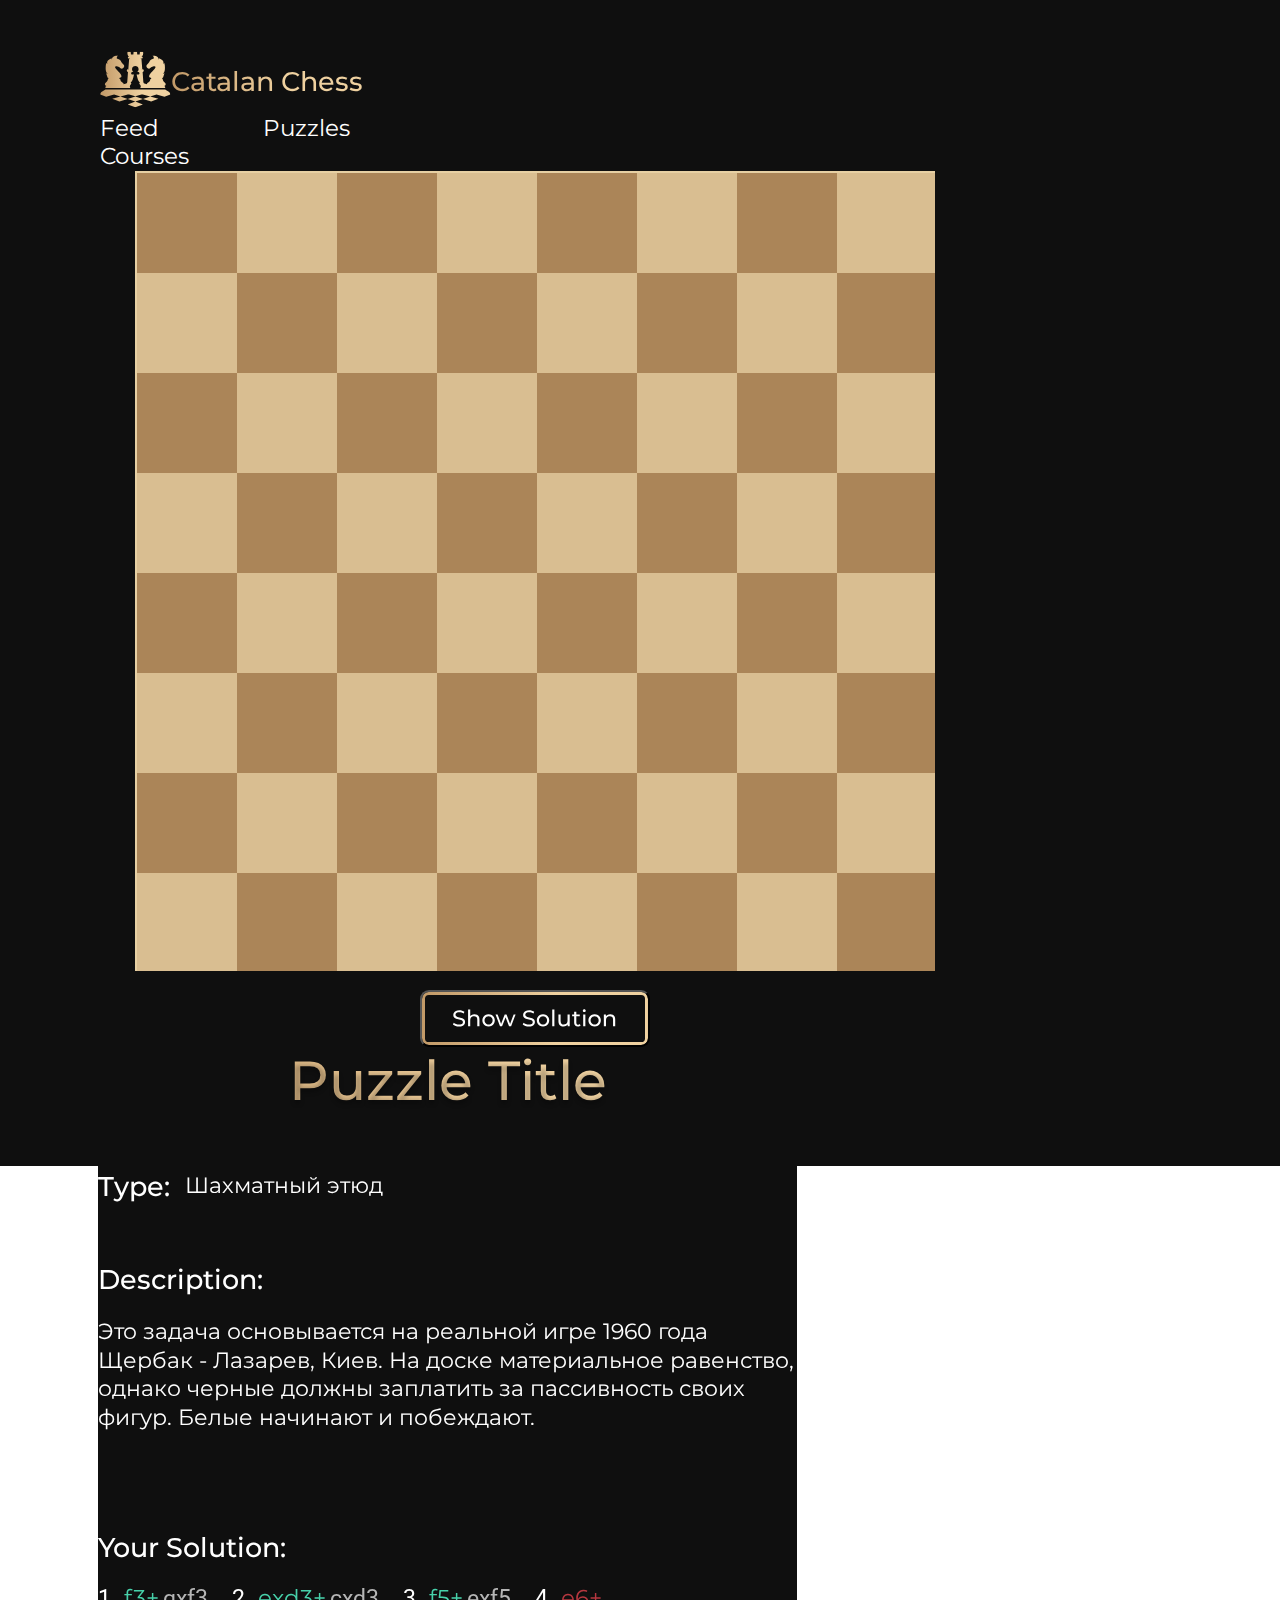
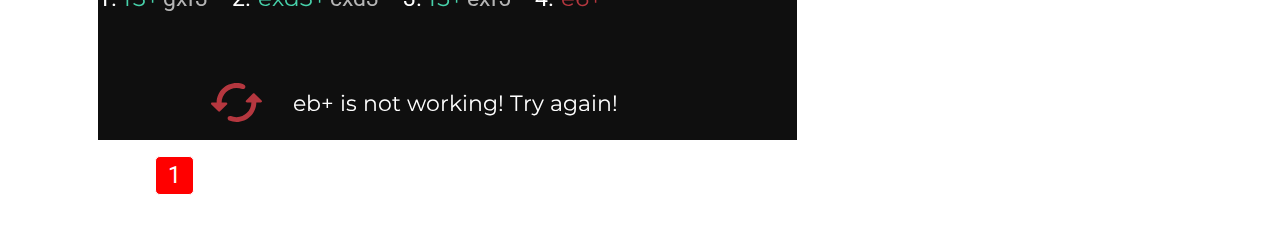
<file: CatalansChess16092022/index.html>
<!doctype html>
<html lang="en">
<head>
    <meta charset="UTF-8">
    <meta name="viewport"
          content="width=device-width, user-scalable=no, initial-scale=1.0, maximum-scale=1.0, minimum-scale=1.0">
    <meta http-equiv="X-UA-Compatible" content="ie=edge">
    <link rel="preconnect" href="https://fonts.googleapis.com">
    <link rel="preconnect" href="https://fonts.gstatic.com" crossorigin>
    <link href="https://fonts.googleapis.com/css2?family=Montserrat:wght@100;200;300;400;500;600;700;800;900&display=swap" rel="stylesheet">
    <link href="https://fonts.googleapis.com/css2?family=Roboto:wght@100;300;400;500;700;900&display=swap" rel="stylesheet">
    <link rel="stylesheet" href="css/style.css">
    <title>Catalan's Chess</title>
</head>
<body>
    <div class="main-wrapper">
<!--====================== NAVIGATION -->
        <nav class="navigation">
            <div class="navigation__logo-name">
                <a class="logo-name__logotype" href="#">
                    <svg width="71" height="57" viewBox="0 0 71 57" fill="none" xmlns="http://www.w3.org/2000/svg">
                        <g clip-path="url(#clip0_7_25)">
                            <path d="M50.1762 45.5602L58.3763 47.8502L51.1862 50.4603L42.9361 47.9202L50.1762 45.5602ZM20.4259 45.5602L14.0859 43.5002L6.14578 45.6402L0.245728 43.5002C0.245728 40.5502 3.74576 40.0702 5.38577 38.5502H35.296H65.2163C66.8563 40.0702 70.3564 40.5502 70.3564 43.5002L64.4563 45.6402L56.5162 43.5002L50.1762 45.5602L42.7761 43.5002H41.4461L35.296 45.3602L29.156 43.5002H27.816L20.4259 45.5602ZM27.676 47.9202L19.4159 50.4603L12.2358 47.8402L20.4259 45.5602L27.676 47.9202ZM35.306 50.5503L42.9061 53.4703L35.306 56.2303L27.696 53.4703L35.306 50.5503ZM35.306 50.4003L27.686 47.9102L35.306 45.5702L42.9361 47.9102L35.306 50.4003ZM45.1961 32.7301C45.9161 32.8701 46.5161 33.0701 47.0262 33.3601C46.9995 33.2334 46.9895 33.1034 46.9962 32.9701C47.0462 32.2901 47.5662 31.7201 48.2962 31.5201C49.5295 30.6934 50.1528 29.7934 50.1662 28.8201C50.1262 28.4067 50.3562 28.1167 50.8562 27.9501C51.1562 27.8601 51.3462 27.6101 51.3262 27.3401C51.2962 27.0601 51.0562 26.8401 50.7462 26.8001C48.4562 26.6801 49.0662 24.76 49.9062 23.34C51.0862 21.32 53.4262 19.3 54.7062 17.74C56.2162 15.89 55.6262 14.81 53.0062 15.56C50.5162 16.35 50.8162 17.06 49.6862 17.58C48.4162 18.15 46.6561 16.84 46.4261 15.48C46.3361 14.92 46.4661 14.33 46.9262 13.82C47.7862 12.8299 49.4562 11.2499 49.7462 10.0499C50.1862 8.82991 52.1262 7.9999 53.8062 7.3999C53.8562 6.06989 53.6262 5.49988 52.5162 4.76988C55.2362 4.22987 58.8663 5.48988 58.6663 8.73991C58.8963 8.2799 58.9863 7.7699 58.9463 7.2699C60.4463 7.7399 61.7063 8.52991 62.6863 9.55991C63.5163 10.5199 63.7363 11.8899 63.2163 13.0799C63.6463 12.7199 63.9663 12.2599 64.1363 11.7499C64.4663 12.4899 64.6963 13.2999 64.8063 14.17C65.0263 16.79 65.2763 21.03 62.8663 22.75C63.4763 22.87 63.9763 22.57 64.4263 22.07C64.2263 23.0367 63.963 23.9567 63.6363 24.83C63.4663 25.51 63.2363 26.1701 62.9563 26.8201C62.7363 26.7601 62.4963 26.8101 62.3263 26.9501C62.1663 27.1001 62.0963 27.3101 62.1663 27.5101C62.2263 27.7001 62.4063 27.8501 62.6363 27.9001C63.1063 30.4101 63.9863 30.5001 65.4263 32.1701C65.8563 32.8201 65.8263 33.6201 65.3663 34.2501C65.0163 34.6301 64.5563 34.9101 64.0263 35.0601C64.5163 35.1601 64.9163 35.4501 65.1063 35.8401C65.3063 36.2401 65.2663 36.7001 65.0163 37.0701H49.4162H47.1262H44.3661H40.0861C40.9861 36.1101 40.9961 34.6101 40.0961 33.6301C39.8428 33.4168 39.5394 32.9334 39.1861 32.1801C39.6328 32.0334 39.8528 31.7768 39.8461 31.4101C38.5661 30.7901 37.4861 28.1667 36.6061 23.54H38.1761C38.8761 23.54 39.4561 22.96 39.4561 22.26C39.4561 21.55 38.8761 20.97 38.1761 20.97H37.1961C38.0461 20.35 38.5961 19.36 38.5961 18.23C38.5961 16.02 36.9461 14.92 35.306 14.92C33.656 14.92 32.016 16.02 32.016 18.23C32.016 19.36 32.556 20.35 33.406 20.97H32.436C31.726 20.97 31.146 21.55 31.146 22.26C31.146 22.96 31.726 23.54 32.436 23.54H33.996C33.1227 28.1667 32.046 30.7901 30.766 31.4101C30.7527 31.7768 30.9693 32.0334 31.416 32.1801C31.0627 32.9334 30.7627 33.4168 30.516 33.6301C29.606 34.6101 29.626 36.1101 30.516 37.0701H26.236H23.4759H21.1859H5.59578C5.33577 36.7001 5.30577 36.2401 5.49578 35.8401C5.69578 35.4501 6.09578 35.1601 6.57579 35.0601C6.04578 34.9101 5.58578 34.6301 5.23577 34.2501C4.77577 33.6201 4.75577 32.8201 5.17577 32.1701C6.61579 30.5001 7.49579 30.4101 7.9658 27.9001C8.1958 27.8501 8.3758 27.7001 8.4458 27.5101C8.5058 27.3101 8.4458 27.1001 8.2758 26.9501C8.1158 26.8101 7.8658 26.7601 7.64579 26.8201C7.36579 26.1701 7.14579 25.51 6.96579 24.83C6.64579 23.9567 6.38245 23.0367 6.17578 22.07C6.62579 22.57 7.12579 22.87 7.7358 22.75C5.33577 21.03 5.58578 16.79 5.79578 14.17C5.91578 13.2999 6.13578 12.4899 6.46578 11.7499C6.63579 12.2599 6.95579 12.7199 7.39579 13.0799C6.86579 11.8899 7.08579 10.5199 7.9258 9.55991C8.89581 8.52991 10.1658 7.7399 11.6658 7.2699C11.6158 7.7699 11.7058 8.2799 11.9458 8.73991C11.7458 5.48988 15.3659 4.22987 18.0859 4.76988C16.9759 5.49988 16.7559 6.06989 16.7959 7.3999C18.4759 7.9999 20.4159 8.82991 20.8559 10.0499C21.1559 11.2499 22.8159 12.8299 23.6759 13.82C24.1359 14.33 24.2659 14.92 24.1759 15.48C23.9459 16.84 22.1859 18.15 20.9159 17.58C19.7859 17.06 20.0959 16.35 17.5959 15.56C14.9759 14.81 14.3859 15.89 15.8959 17.74C17.1759 19.3 19.5159 21.32 20.6959 23.34C21.5359 24.76 22.1459 26.6801 19.8559 26.8001C19.5459 26.8401 19.3059 27.0601 19.2859 27.3401C19.2559 27.6101 19.4459 27.8601 19.7459 27.9501C20.2459 28.1167 20.4759 28.4067 20.4359 28.8201C20.4559 29.7934 21.0793 30.6934 22.3059 31.5201C23.0459 31.7201 23.5659 32.2901 23.6059 32.9701C23.6159 33.1001 23.6059 33.2301 23.5759 33.3601C24.0859 33.0701 24.6859 32.8701 25.406 32.7301C26.456 32.5401 27.206 31.6901 27.286 30.6301L27.356 29.6401L27.966 20.96C27.266 20.89 26.746 20.27 26.796 19.57C26.846 18.86 27.446 18.32 28.156 18.35H29.526L28.346 18.02L29.136 7.9999L30.266 7.5399C29.896 7.5399 28.836 7.5999 28.536 7.5099C28.296 7.4399 28.086 7.2699 27.966 7.03989C27.776 6.67989 27.836 6.22989 28.116 5.93989C28.406 5.63988 28.846 5.55988 29.216 5.73988C27.686 4.73988 27.076 2.78986 27.526 0.649841H30.656L30.946 3.42986H33.366L33.596 0.649841H35.306H37.0161L37.2361 3.42986H39.6661L39.9561 0.649841H43.0761C43.5261 2.78986 42.9261 4.73988 41.3861 5.73988C41.7561 5.55988 42.2061 5.63988 42.4861 5.93989C42.7661 6.22989 42.8361 6.67989 42.6461 7.03989C42.5261 7.2699 42.3161 7.4399 42.0661 7.5099C41.7661 7.5999 40.7061 7.5399 40.3361 7.5399L41.4661 7.9999L42.2561 18.02L41.0861 18.35H42.4461C43.1561 18.32 43.7561 18.86 43.8061 19.57C43.8561 20.27 43.3361 20.89 42.6361 20.96L43.2561 29.6401L43.3161 30.6301C43.3961 31.6901 44.1461 32.5401 45.1961 32.7301Z" fill="url(#paint0_linear_7_25)"/>
                        </g>
                        <defs>
                            <linearGradient id="paint0_linear_7_25" x1="-5.11156" y1="28.1131" x2="41.9894" y2="28.1706" gradientUnits="userSpaceOnUse">
                                <stop offset="" stop-color="#BC9260"/>
                                <stop offset="1" stop-color="#EFD1A0"/>
                            </linearGradient>
                            <clipPath id="clip0_7_25">
                                <rect width="70.2006" height="55.7005" fill="white" transform="translate(0.14563 0.64978)"/>
                            </clipPath>
                        </defs>
                    </svg>
                </a>

                <a class="logo-name__name" href="#">Catalan Chess</a>
            </div>

            <div class="navigation__nav">
                <a class="nav__link" href="#">Feed</a>
                <a class="nav__link" href="#">Puzzles</a>
                <a class="nav__link" href="#">Courses</a>
            </div>
        </nav>

<!--======================================= MAIN BLOCK -->
        <div class="main-block">
<!--=============== LEFT SIDE ===== -->
            <div class="chessboard">
                <svg class="chessboard__field" width="800" height="800" viewBox="0 0 800 800" fill="none" xmlns="http://www.w3.org/2000/svg">
                    <g opacity="0.9">
                        <rect x="1.00125" y="1.00125" width="801.997" height="801.997" stroke="#FFE5B4" stroke-width="1.9975"/>
                        <path d="M2 2H102V102H2V2Z" fill="#BC9260"/>
                        <path d="M102 2H202V102H102V2Z" fill="#EFD1A0"/>
                        <path d="M202 2H302V102H202V2Z" fill="#BC9260"/>
                        <path d="M302 2H402V102H302V2Z" fill="#EFD1A0"/>
                        <path d="M402 2H502V102H402V2Z" fill="#BC9260"/>
                        <path d="M502 2H602V102H502V2Z" fill="#EFD1A0"/>
                        <path d="M602 2H702V102H602V2Z" fill="#BC9260"/>
                        <path d="M702 2H802V102H702V2Z" fill="#EFD1A0"/>
                        <path d="M802 202H702V102H802V202Z" fill="#BC9260"/>
                        <path d="M702 202H602V102H702V202Z" fill="#EFD1A0"/>
                        <path d="M602 202H502V102H602V202Z" fill="#BC9260"/>
                        <path d="M502 202H402V102H502V202Z" fill="#EFD1A0"/>
                        <path d="M402 202H302V102H402V202Z" fill="#BC9260"/>
                        <path d="M302 202H202V102H302V202Z" fill="#EFD1A0"/>
                        <path d="M202 202H102V102H202V202Z" fill="#BC9260"/>
                        <path d="M102 202H2V102H102V202Z" fill="#EFD1A0"/>
                        <path d="M2 202H102V302H2V202Z" fill="#BC9260"/>
                        <path d="M102 202H202V302H102V202Z" fill="#EFD1A0"/>
                        <path d="M202 202H302V302H202V202Z" fill="#BC9260"/>
                        <path d="M302 202H402V302H302V202Z" fill="#EFD1A0"/>
                        <path d="M402 202H502V302H402V202Z" fill="#BC9260"/>
                        <path d="M502 202H602V302H502V202Z" fill="#EFD1A0"/>
                        <path d="M602 202H702V302H602V202Z" fill="#BC9260"/>
                        <path d="M702 202H802V302H702V202Z" fill="#EFD1A0"/>
                        <path d="M802 402H702V302H802V402Z" fill="#BC9260"/>
                        <path d="M702 402H602V302H702V402Z" fill="#EFD1A0"/>
                        <path d="M602 402H502V302H602V402Z" fill="#BC9260"/>
                        <path d="M502 402H402V302H502V402Z" fill="#EFD1A0"/>
                        <path d="M402 402H302V302H402V402Z" fill="#BC9260"/>
                        <path d="M302 402H202V302H302V402Z" fill="#EFD1A0"/>
                        <path d="M202 402H102V302H202V402Z" fill="#BC9260"/>
                        <path d="M102 402H2V302H102V402Z" fill="#EFD1A0"/>
                        <path d="M2 402H102V502H2V402Z" fill="#BC9260"/>
                        <path d="M102 402H202V502H102V402Z" fill="#EFD1A0"/>
                        <path d="M202 402H302V502H202V402Z" fill="#BC9260"/>
                        <path d="M302 402H402V502H302V402Z" fill="#EFD1A0"/>
                        <path d="M402 402H502V502H402V402Z" fill="#BC9260"/>
                        <path d="M502 402H602V502H502V402Z" fill="#EFD1A0"/>
                        <path d="M602 402H702V502H602V402Z" fill="#BC9260"/>
                        <path d="M702 402H802V502H702V402Z" fill="#EFD1A0"/>
                        <path d="M802 602H702V502H802V602Z" fill="#BC9260"/>
                        <path d="M702 602H602V502H702V602Z" fill="#EFD1A0"/>
                        <path d="M602 602H502V502H602V602Z" fill="#BC9260"/>
                        <path d="M502 602H402V502H502V602Z" fill="#EFD1A0"/>
                        <path d="M402 602H302V502H402V602Z" fill="#BC9260"/>
                        <path d="M302 602H202V502H302V602Z" fill="#EFD1A0"/>
                        <path d="M202 602H102V502H202V602Z" fill="#BC9260"/>
                        <path d="M102 602H2V502H102V602Z" fill="#EFD1A0"/>
                        <path d="M2 602H102V702H2V602Z" fill="#BC9260"/>
                        <path d="M102 602H202V702H102V602Z" fill="#EFD1A0"/>
                        <path d="M202 602H302V702H202V602Z" fill="#BC9260"/>
                        <path d="M302 602H402V702H302V602Z" fill="#EFD1A0"/>
                        <path d="M402 602H502V702H402V602Z" fill="#BC9260"/>
                        <path d="M502 602H602V702H502V602Z" fill="#EFD1A0"/>
                        <path d="M602 602H702V702H602V602Z" fill="#BC9260"/>
                        <path d="M702 602H802V702H702V602Z" fill="#EFD1A0"/>
                        <path d="M802 802H702L702 702H802L802 802Z" fill="#BC9260"/>
                        <path d="M702 802H602L602 702H702L702 802Z" fill="#EFD1A0"/>
                        <path d="M602 802H502L502 702H602L602 802Z" fill="#BC9260"/>
                        <path d="M502 802H402L402 702H502L502 802Z" fill="#EFD1A0"/>
                        <path d="M402 802H302L302 702H402L402 802Z" fill="#BC9260"/>
                        <path d="M302 802H202L202 702H302L302 802Z" fill="#EFD1A0"/>
                        <path d="M202 802H102L102 702H202L202 802Z" fill="#BC9260"/>
                        <path d="M102 802H1.99994L2 702H102L102 802Z" fill="#EFD1A0"/>
                    </g>
                </svg>
                <button class="chessboard__btn" type="button"></button>
            </div>
<!--=============== LEFT SIDE ===== -->

<!--=============== RIGHT SIDE ===== -->
            <div class="task__slider">
                <div class="slider__items">
                    <h1 class="items__title">Puzzle Title</h1>

                    <div class="items__type-task">
                        <h2 class="type-task__title">Type:</h2>
                        <p class="type-task__text">Шахматный этюд</p>
                    </div>

                    <div class="content__description">
                        <h2 class="description__title">Description:</h2>
                        <p class="description__text">
                            Это задача основывается на реальной игре 1960 года Щербак - Лазарев, Киев. На доске материальное равенство, однако черные должны заплатить за пассивность своих фигур. Белые начинают и побеждают.
                        </p>
                    </div>

                    <div class="content__solution">
                        <h2 class="solution__title">Your Solution:</h2>

                        <div class="solution__text">
                            <span class="text__number">1.</span>

                            <a class="text__choice" href="#">
                                <span class="text__combination1">f3+</span>
                                <span class="text__combination2">gxf3</span>
                            </a>

                            <span class="text__number">2.</span>

                            <a class="text__choice" href="#">
                                <span class="text__combination1">exd3+</span>
                                <span class="text__combination2">cxd3</span>
                            </a>

                            <span class="text__number">3.</span>

                            <a class="text__choice" href="#">
                                <span class="text__combination1">f5+</span>
                                <span class="text__combination2">exf5</span>
                            </a>

                            <span class="text__number">4.</span>

                            <a class="text__choice" href="#">
                                <span class="text__combination1 combination1-color">e6+</span>
                            </a>
                        </div>
                    </div>

                    <div class="content__retry">
                        <button class="retry__btn" type="reset">
                            <svg class="btn__img" width="51" height="39" viewBox="0 0 51 39" fill="none" xmlns="http://www.w3.org/2000/svg">
                                <path d="M41.9771 10.6031L35.0642 17.4038C34.2713 18.1838 34.8164 19.5 35.9314 19.5H40.3666C40.3666 27.5681 33.7014 34.125 25.5 34.125C23.5426 34.125 21.6347 33.7594 19.925 33.0525C19.033 32.6869 18.0172 32.955 17.3482 33.6131C16.0845 34.8563 16.5305 36.9525 18.1906 37.6106C20.4454 38.5125 22.9231 39 25.5 39C36.4517 39 45.3221 30.2738 45.3221 19.5H49.7573C50.8723 19.5 51.4174 18.1837 50.6245 17.4281L43.7116 10.6275C43.2408 10.14 42.4479 10.14 41.9771 10.6031ZM10.6334 19.5C10.6334 11.4319 17.2986 4.875 25.5 4.875C27.4574 4.875 29.3653 5.24063 31.075 5.9475C31.967 6.31313 32.9828 6.045 33.6518 5.38688C34.9155 4.14375 34.4695 2.0475 32.8094 1.38938C30.5546 0.4875 28.0769 0 25.5 0C14.5483 0 5.67788 8.72625 5.67788 19.5H1.24268C0.12769 19.5 -0.417418 20.8163 0.375467 21.5719L7.28843 28.3725C7.78398 28.86 8.55209 28.86 9.04764 28.3725L15.9606 21.5719C16.1318 21.4 16.2475 21.1822 16.2931 20.9458C16.3386 20.7094 16.3121 20.465 16.2167 20.2434C16.1213 20.0219 15.9614 19.833 15.7571 19.7007C15.5527 19.5684 15.3132 19.4986 15.0686 19.5H10.6334Z"/>
                            </svg>
                        </button>

                        <p class="retry__message">
                            eb+ is not working! Try again!
                        </p>
                    </div>
                </div>

                <div class="slider__items">
                    <h1 class="items__title">Puzzle Title</h1>

                    <div class="items__type-task">
                        <h2 class="type-task__title">Type:</h2>
                        <p class="type-task__text">Шахматный этюд</p>
                    </div>

                    <div class="content__description">
                        <h2 class="description__title">Description:</h2>
                        <p class="description__text">
                            Это задача основывается на реальной игре 1960 года Щербак - Лазарев, Киев. На доске материальное равенство, однако черные должны заплатить за пассивность своих фигур. Белые начинают и побеждают.
                        </p>
                    </div>

                    <div class="content__solution">
                        <h2 class="solution__title">Your Solution:</h2>

                        <div class="solution__text">
                            <span class="text__number">1.</span>

                            <a class="text__choice" href="#">
                                <span class="text__combination1">f3+</span>
                                <span class="text__combination2">gxf3</span>
                            </a>

                            <span class="text__number">2.</span>

                            <a class="text__choice" href="#">
                                <span class="text__combination1">exd3+</span>
                                <span class="text__combination2">cxd3</span>
                            </a>

                            <span class="text__number">3.</span>

                            <a class="text__choice" href="#">
                                <span class="text__combination1">f5+</span>
                                <span class="text__combination2">exf5</span>
                            </a>

                            <span class="text__number">4.</span>

                            <a class="text__choice" href="#">
                                <span class="text__combination1 combination1-color">e6+</span>
                            </a>
                        </div>
                    </div>

                    <div class="content__retry">
                        <button class="retry__btn" type="reset">
                            <svg class="btn__img" width="51" height="39" viewBox="0 0 51 39" fill="none" xmlns="http://www.w3.org/2000/svg">
                                <path d="M41.9771 10.6031L35.0642 17.4038C34.2713 18.1838 34.8164 19.5 35.9314 19.5H40.3666C40.3666 27.5681 33.7014 34.125 25.5 34.125C23.5426 34.125 21.6347 33.7594 19.925 33.0525C19.033 32.6869 18.0172 32.955 17.3482 33.6131C16.0845 34.8563 16.5305 36.9525 18.1906 37.6106C20.4454 38.5125 22.9231 39 25.5 39C36.4517 39 45.3221 30.2738 45.3221 19.5H49.7573C50.8723 19.5 51.4174 18.1837 50.6245 17.4281L43.7116 10.6275C43.2408 10.14 42.4479 10.14 41.9771 10.6031ZM10.6334 19.5C10.6334 11.4319 17.2986 4.875 25.5 4.875C27.4574 4.875 29.3653 5.24063 31.075 5.9475C31.967 6.31313 32.9828 6.045 33.6518 5.38688C34.9155 4.14375 34.4695 2.0475 32.8094 1.38938C30.5546 0.4875 28.0769 0 25.5 0C14.5483 0 5.67788 8.72625 5.67788 19.5H1.24268C0.12769 19.5 -0.417418 20.8163 0.375467 21.5719L7.28843 28.3725C7.78398 28.86 8.55209 28.86 9.04764 28.3725L15.9606 21.5719C16.1318 21.4 16.2475 21.1822 16.2931 20.9458C16.3386 20.7094 16.3121 20.465 16.2167 20.2434C16.1213 20.0219 15.9614 19.833 15.7571 19.7007C15.5527 19.5684 15.3132 19.4986 15.0686 19.5H10.6334Z"/>
                            </svg>
                        </button>

                        <p class="retry__message">
                            eb+ is not working! Try again!
                        </p>
                    </div>
                </div>

                <div class="slider__items">
                    <h1 class="items__title">Puzzle Title</h1>

                    <div class="items__type-task">
                        <h2 class="type-task__title">Type:</h2>
                        <p class="type-task__text">Шахматный этюд</p>
                    </div>

                    <div class="content__description">
                        <h2 class="description__title">Description:</h2>
                        <p class="description__text">
                            Это задача основывается на реальной игре 1960 года Щербак - Лазарев, Киев. На доске материальное равенство, однако черные должны заплатить за пассивность своих фигур. Белые начинают и побеждают.
                        </p>
                    </div>

                    <div class="content__solution">
                        <h2 class="solution__title">Your Solution:</h2>

                        <div class="solution__text">
                            <span class="text__number">1.</span>

                            <a class="text__choice" href="#">
                                <span class="text__combination1">f3+</span>
                                <span class="text__combination2">gxf3</span>
                            </a>

                            <span class="text__number">2.</span>

                            <a class="text__choice" href="#">
                                <span class="text__combination1">exd3+</span>
                                <span class="text__combination2">cxd3</span>
                            </a>

                            <span class="text__number">3.</span>

                            <a class="text__choice" href="#">
                                <span class="text__combination1">f5+</span>
                                <span class="text__combination2">exf5</span>
                            </a>

                            <span class="text__number">4.</span>

                            <a class="text__choice" href="#">
                                <span class="text__combination1 combination1-color">e6+</span>
                            </a>
                        </div>
                    </div>

                    <div class="content__retry">
                        <button class="retry__btn" type="reset">
                            <svg class="btn__img" width="51" height="39" viewBox="0 0 51 39" fill="none" xmlns="http://www.w3.org/2000/svg">
                                <path d="M41.9771 10.6031L35.0642 17.4038C34.2713 18.1838 34.8164 19.5 35.9314 19.5H40.3666C40.3666 27.5681 33.7014 34.125 25.5 34.125C23.5426 34.125 21.6347 33.7594 19.925 33.0525C19.033 32.6869 18.0172 32.955 17.3482 33.6131C16.0845 34.8563 16.5305 36.9525 18.1906 37.6106C20.4454 38.5125 22.9231 39 25.5 39C36.4517 39 45.3221 30.2738 45.3221 19.5H49.7573C50.8723 19.5 51.4174 18.1837 50.6245 17.4281L43.7116 10.6275C43.2408 10.14 42.4479 10.14 41.9771 10.6031ZM10.6334 19.5C10.6334 11.4319 17.2986 4.875 25.5 4.875C27.4574 4.875 29.3653 5.24063 31.075 5.9475C31.967 6.31313 32.9828 6.045 33.6518 5.38688C34.9155 4.14375 34.4695 2.0475 32.8094 1.38938C30.5546 0.4875 28.0769 0 25.5 0C14.5483 0 5.67788 8.72625 5.67788 19.5H1.24268C0.12769 19.5 -0.417418 20.8163 0.375467 21.5719L7.28843 28.3725C7.78398 28.86 8.55209 28.86 9.04764 28.3725L15.9606 21.5719C16.1318 21.4 16.2475 21.1822 16.2931 20.9458C16.3386 20.7094 16.3121 20.465 16.2167 20.2434C16.1213 20.0219 15.9614 19.833 15.7571 19.7007C15.5527 19.5684 15.3132 19.4986 15.0686 19.5H10.6334Z"/>
                            </svg>
                        </button>

                        <p class="retry__message">
                            eb+ is not working! Try again!
                        </p>
                    </div>
                </div>

                <div class="slider__items">
                    <h1 class="items__title">Puzzle Title</h1>

                    <div class="items__type-task">
                        <h2 class="type-task__title">Type:</h2>
                        <p class="type-task__text">Шахматный этюд</p>
                    </div>

                    <div class="content__description">
                        <h2 class="description__title">Description:</h2>
                        <p class="description__text">
                            Это задача основывается на реальной игре 1960 года Щербак - Лазарев, Киев. На доске материальное равенство, однако черные должны заплатить за пассивность своих фигур. Белые начинают и побеждают.
                        </p>
                    </div>

                    <div class="content__solution">
                        <h2 class="solution__title">Your Solution:</h2>

                        <div class="solution__text">
                            <span class="text__number">1.</span>

                            <a class="text__choice" href="#">
                                <span class="text__combination1">f3+</span>
                                <span class="text__combination2">gxf3</span>
                            </a>

                            <span class="text__number">2.</span>

                            <a class="text__choice" href="#">
                                <span class="text__combination1">exd3+</span>
                                <span class="text__combination2">cxd3</span>
                            </a>

                            <span class="text__number">3.</span>

                            <a class="text__choice" href="#">
                                <span class="text__combination1">f5+</span>
                                <span class="text__combination2">exf5</span>
                            </a>

                            <span class="text__number">4.</span>

                            <a class="text__choice" href="#">
                                <span class="text__combination1 combination1-color">e6+</span>
                            </a>
                        </div>
                    </div>

                    <div class="content__retry">
                        <button class="retry__btn" type="reset">
                            <svg class="btn__img" width="51" height="39" viewBox="0 0 51 39" fill="none" xmlns="http://www.w3.org/2000/svg">
                                <path d="M41.9771 10.6031L35.0642 17.4038C34.2713 18.1838 34.8164 19.5 35.9314 19.5H40.3666C40.3666 27.5681 33.7014 34.125 25.5 34.125C23.5426 34.125 21.6347 33.7594 19.925 33.0525C19.033 32.6869 18.0172 32.955 17.3482 33.6131C16.0845 34.8563 16.5305 36.9525 18.1906 37.6106C20.4454 38.5125 22.9231 39 25.5 39C36.4517 39 45.3221 30.2738 45.3221 19.5H49.7573C50.8723 19.5 51.4174 18.1837 50.6245 17.4281L43.7116 10.6275C43.2408 10.14 42.4479 10.14 41.9771 10.6031ZM10.6334 19.5C10.6334 11.4319 17.2986 4.875 25.5 4.875C27.4574 4.875 29.3653 5.24063 31.075 5.9475C31.967 6.31313 32.9828 6.045 33.6518 5.38688C34.9155 4.14375 34.4695 2.0475 32.8094 1.38938C30.5546 0.4875 28.0769 0 25.5 0C14.5483 0 5.67788 8.72625 5.67788 19.5H1.24268C0.12769 19.5 -0.417418 20.8163 0.375467 21.5719L7.28843 28.3725C7.78398 28.86 8.55209 28.86 9.04764 28.3725L15.9606 21.5719C16.1318 21.4 16.2475 21.1822 16.2931 20.9458C16.3386 20.7094 16.3121 20.465 16.2167 20.2434C16.1213 20.0219 15.9614 19.833 15.7571 19.7007C15.5527 19.5684 15.3132 19.4986 15.0686 19.5H10.6334Z"/>
                            </svg>
                        </button>

                        <p class="retry__message">
                            eb+ is not working! Try again!
                        </p>
                    </div>
                </div>

                <div class="slider__items">
                    <h1 class="items__title">Puzzle Title</h1>

                    <div class="items__type-task">
                        <h2 class="type-task__title">Type:</h2>
                        <p class="type-task__text">Шахматный этюд</p>
                    </div>

                    <div class="content__description">
                        <h2 class="description__title">Description:</h2>
                        <p class="description__text">
                            Это задача основывается на реальной игре 1960 года Щербак - Лазарев, Киев. На доске материальное равенство, однако черные должны заплатить за пассивность своих фигур. Белые начинают и побеждают.
                        </p>
                    </div>

                    <div class="content__solution">
                        <h2 class="solution__title">Your Solution:</h2>

                        <div class="solution__text">
                            <span class="text__number">1.</span>

                            <a class="text__choice" href="#">
                                <span class="text__combination1">f3+</span>
                                <span class="text__combination2">gxf3</span>
                            </a>

                            <span class="text__number">2.</span>

                            <a class="text__choice" href="#">
                                <span class="text__combination1">exd3+</span>
                                <span class="text__combination2">cxd3</span>
                            </a>

                            <span class="text__number">3.</span>

                            <a class="text__choice" href="#">
                                <span class="text__combination1">f5+</span>
                                <span class="text__combination2">exf5</span>
                            </a>

                            <span class="text__number">4.</span>

                            <a class="text__choice" href="#">
                                <span class="text__combination1 combination1-color">e6+</span>
                            </a>
                        </div>
                    </div>

                    <div class="content__retry">
                        <button class="retry__btn" type="reset">
                            <svg class="btn__img" width="51" height="39" viewBox="0 0 51 39" fill="none" xmlns="http://www.w3.org/2000/svg">
                                <path d="M41.9771 10.6031L35.0642 17.4038C34.2713 18.1838 34.8164 19.5 35.9314 19.5H40.3666C40.3666 27.5681 33.7014 34.125 25.5 34.125C23.5426 34.125 21.6347 33.7594 19.925 33.0525C19.033 32.6869 18.0172 32.955 17.3482 33.6131C16.0845 34.8563 16.5305 36.9525 18.1906 37.6106C20.4454 38.5125 22.9231 39 25.5 39C36.4517 39 45.3221 30.2738 45.3221 19.5H49.7573C50.8723 19.5 51.4174 18.1837 50.6245 17.4281L43.7116 10.6275C43.2408 10.14 42.4479 10.14 41.9771 10.6031ZM10.6334 19.5C10.6334 11.4319 17.2986 4.875 25.5 4.875C27.4574 4.875 29.3653 5.24063 31.075 5.9475C31.967 6.31313 32.9828 6.045 33.6518 5.38688C34.9155 4.14375 34.4695 2.0475 32.8094 1.38938C30.5546 0.4875 28.0769 0 25.5 0C14.5483 0 5.67788 8.72625 5.67788 19.5H1.24268C0.12769 19.5 -0.417418 20.8163 0.375467 21.5719L7.28843 28.3725C7.78398 28.86 8.55209 28.86 9.04764 28.3725L15.9606 21.5719C16.1318 21.4 16.2475 21.1822 16.2931 20.9458C16.3386 20.7094 16.3121 20.465 16.2167 20.2434C16.1213 20.0219 15.9614 19.833 15.7571 19.7007C15.5527 19.5684 15.3132 19.4986 15.0686 19.5H10.6334Z"/>
                            </svg>
                        </button>

                        <p class="retry__message">
                            eb+ is not working! Try again!
                        </p>
                    </div>
                </div>

                <div class="slider__items">
                    <h1 class="items__title">Puzzle Title</h1>

                    <div class="items__type-task">
                        <h2 class="type-task__title">Type:</h2>
                        <p class="type-task__text">Шахматный этюд</p>
                    </div>

                    <div class="content__description">
                        <h2 class="description__title">Description:</h2>
                        <p class="description__text">
                            Это задача основывается на реальной игре 1960 года Щербак - Лазарев, Киев. На доске материальное равенство, однако черные должны заплатить за пассивность своих фигур. Белые начинают и побеждают.
                        </p>
                    </div>

                    <div class="content__solution">
                        <h2 class="solution__title">Your Solution:</h2>

                        <div class="solution__text">
                            <span class="text__number">1.</span>

                            <a class="text__choice" href="#">
                                <span class="text__combination1">f3+</span>
                                <span class="text__combination2">gxf3</span>
                            </a>

                            <span class="text__number">2.</span>

                            <a class="text__choice" href="#">
                                <span class="text__combination1">exd3+</span>
                                <span class="text__combination2">cxd3</span>
                            </a>

                            <span class="text__number">3.</span>

                            <a class="text__choice" href="#">
                                <span class="text__combination1">f5+</span>
                                <span class="text__combination2">exf5</span>
                            </a>

                            <span class="text__number">4.</span>

                            <a class="text__choice" href="#">
                                <span class="text__combination1 combination1-color">e6+</span>
                            </a>
                        </div>
                    </div>

                    <div class="content__retry">
                        <button class="retry__btn" type="reset">
                            <svg class="btn__img" width="51" height="39" viewBox="0 0 51 39" fill="none" xmlns="http://www.w3.org/2000/svg">
                                <path d="M41.9771 10.6031L35.0642 17.4038C34.2713 18.1838 34.8164 19.5 35.9314 19.5H40.3666C40.3666 27.5681 33.7014 34.125 25.5 34.125C23.5426 34.125 21.6347 33.7594 19.925 33.0525C19.033 32.6869 18.0172 32.955 17.3482 33.6131C16.0845 34.8563 16.5305 36.9525 18.1906 37.6106C20.4454 38.5125 22.9231 39 25.5 39C36.4517 39 45.3221 30.2738 45.3221 19.5H49.7573C50.8723 19.5 51.4174 18.1837 50.6245 17.4281L43.7116 10.6275C43.2408 10.14 42.4479 10.14 41.9771 10.6031ZM10.6334 19.5C10.6334 11.4319 17.2986 4.875 25.5 4.875C27.4574 4.875 29.3653 5.24063 31.075 5.9475C31.967 6.31313 32.9828 6.045 33.6518 5.38688C34.9155 4.14375 34.4695 2.0475 32.8094 1.38938C30.5546 0.4875 28.0769 0 25.5 0C14.5483 0 5.67788 8.72625 5.67788 19.5H1.24268C0.12769 19.5 -0.417418 20.8163 0.375467 21.5719L7.28843 28.3725C7.78398 28.86 8.55209 28.86 9.04764 28.3725L15.9606 21.5719C16.1318 21.4 16.2475 21.1822 16.2931 20.9458C16.3386 20.7094 16.3121 20.465 16.2167 20.2434C16.1213 20.0219 15.9614 19.833 15.7571 19.7007C15.5527 19.5684 15.3132 19.4986 15.0686 19.5H10.6334Z"/>
                            </svg>
                        </button>

                        <p class="retry__message">
                            eb+ is not working! Try again!
                        </p>
                    </div>
                </div>

                <div class="slider__items">
                    <h1 class="items__title">Puzzle Title</h1>

                    <div class="items__type-task">
                        <h2 class="type-task__title">Type:</h2>
                        <p class="type-task__text">Шахматный этюд</p>
                    </div>

                    <div class="content__description">
                        <h2 class="description__title">Description:</h2>
                        <p class="description__text">
                            Это задача основывается на реальной игре 1960 года Щербак - Лазарев, Киев. На доске материальное равенство, однако черные должны заплатить за пассивность своих фигур. Белые начинают и побеждают.
                        </p>
                    </div>

                    <div class="content__solution">
                        <h2 class="solution__title">Your Solution:</h2>

                        <div class="solution__text">
                            <span class="text__number">1.</span>

                            <a class="text__choice" href="#">
                                <span class="text__combination1">f3+</span>
                                <span class="text__combination2">gxf3</span>
                            </a>

                            <span class="text__number">2.</span>

                            <a class="text__choice" href="#">
                                <span class="text__combination1">exd3+</span>
                                <span class="text__combination2">cxd3</span>
                            </a>

                            <span class="text__number">3.</span>

                            <a class="text__choice" href="#">
                                <span class="text__combination1">f5+</span>
                                <span class="text__combination2">exf5</span>
                            </a>

                            <span class="text__number">4.</span>

                            <a class="text__choice" href="#">
                                <span class="text__combination1 combination1-color">e6+</span>
                            </a>
                        </div>
                    </div>

                    <div class="content__retry">
                        <button class="retry__btn" type="reset">
                            <svg class="btn__img" width="51" height="39" viewBox="0 0 51 39" fill="none" xmlns="http://www.w3.org/2000/svg">
                                <path d="M41.9771 10.6031L35.0642 17.4038C34.2713 18.1838 34.8164 19.5 35.9314 19.5H40.3666C40.3666 27.5681 33.7014 34.125 25.5 34.125C23.5426 34.125 21.6347 33.7594 19.925 33.0525C19.033 32.6869 18.0172 32.955 17.3482 33.6131C16.0845 34.8563 16.5305 36.9525 18.1906 37.6106C20.4454 38.5125 22.9231 39 25.5 39C36.4517 39 45.3221 30.2738 45.3221 19.5H49.7573C50.8723 19.5 51.4174 18.1837 50.6245 17.4281L43.7116 10.6275C43.2408 10.14 42.4479 10.14 41.9771 10.6031ZM10.6334 19.5C10.6334 11.4319 17.2986 4.875 25.5 4.875C27.4574 4.875 29.3653 5.24063 31.075 5.9475C31.967 6.31313 32.9828 6.045 33.6518 5.38688C34.9155 4.14375 34.4695 2.0475 32.8094 1.38938C30.5546 0.4875 28.0769 0 25.5 0C14.5483 0 5.67788 8.72625 5.67788 19.5H1.24268C0.12769 19.5 -0.417418 20.8163 0.375467 21.5719L7.28843 28.3725C7.78398 28.86 8.55209 28.86 9.04764 28.3725L15.9606 21.5719C16.1318 21.4 16.2475 21.1822 16.2931 20.9458C16.3386 20.7094 16.3121 20.465 16.2167 20.2434C16.1213 20.0219 15.9614 19.833 15.7571 19.7007C15.5527 19.5684 15.3132 19.4986 15.0686 19.5H10.6334Z"/>
                            </svg>
                        </button>

                        <p class="retry__message">
                            eb+ is not working! Try again!
                        </p>
                    </div>
                </div>

                <div class="slider__items">
                    <h1 class="items__title">Puzzle Title</h1>

                    <div class="items__type-task">
                        <h2 class="type-task__title">Type:</h2>
                        <p class="type-task__text">Шахматный этюд</p>
                    </div>

                    <div class="content__description">
                        <h2 class="description__title">Description:</h2>
                        <p class="description__text">
                            Это задача основывается на реальной игре 1960 года Щербак - Лазарев, Киев. На доске материальное равенство, однако черные должны заплатить за пассивность своих фигур. Белые начинают и побеждают.
                        </p>
                    </div>

                    <div class="content__solution">
                        <h2 class="solution__title">Your Solution:</h2>

                        <div class="solution__text">
                            <span class="text__number">1.</span>

                            <a class="text__choice" href="#">
                                <span class="text__combination1">f3+</span>
                                <span class="text__combination2">gxf3</span>
                            </a>

                            <span class="text__number">2.</span>

                            <a class="text__choice" href="#">
                                <span class="text__combination1">exd3+</span>
                                <span class="text__combination2">cxd3</span>
                            </a>

                            <span class="text__number">3.</span>

                            <a class="text__choice" href="#">
                                <span class="text__combination1">f5+</span>
                                <span class="text__combination2">exf5</span>
                            </a>

                            <span class="text__number">4.</span>

                            <a class="text__choice" href="#">
                                <span class="text__combination1 combination1-color">e6+</span>
                            </a>
                        </div>
                    </div>

                    <div class="content__retry">
                        <button class="retry__btn" type="reset">
                            <svg class="btn__img" width="51" height="39" viewBox="0 0 51 39" fill="none" xmlns="http://www.w3.org/2000/svg">
                                <path d="M41.9771 10.6031L35.0642 17.4038C34.2713 18.1838 34.8164 19.5 35.9314 19.5H40.3666C40.3666 27.5681 33.7014 34.125 25.5 34.125C23.5426 34.125 21.6347 33.7594 19.925 33.0525C19.033 32.6869 18.0172 32.955 17.3482 33.6131C16.0845 34.8563 16.5305 36.9525 18.1906 37.6106C20.4454 38.5125 22.9231 39 25.5 39C36.4517 39 45.3221 30.2738 45.3221 19.5H49.7573C50.8723 19.5 51.4174 18.1837 50.6245 17.4281L43.7116 10.6275C43.2408 10.14 42.4479 10.14 41.9771 10.6031ZM10.6334 19.5C10.6334 11.4319 17.2986 4.875 25.5 4.875C27.4574 4.875 29.3653 5.24063 31.075 5.9475C31.967 6.31313 32.9828 6.045 33.6518 5.38688C34.9155 4.14375 34.4695 2.0475 32.8094 1.38938C30.5546 0.4875 28.0769 0 25.5 0C14.5483 0 5.67788 8.72625 5.67788 19.5H1.24268C0.12769 19.5 -0.417418 20.8163 0.375467 21.5719L7.28843 28.3725C7.78398 28.86 8.55209 28.86 9.04764 28.3725L15.9606 21.5719C16.1318 21.4 16.2475 21.1822 16.2931 20.9458C16.3386 20.7094 16.3121 20.465 16.2167 20.2434C16.1213 20.0219 15.9614 19.833 15.7571 19.7007C15.5527 19.5684 15.3132 19.4986 15.0686 19.5H10.6334Z"/>
                            </svg>
                        </button>

                        <p class="retry__message">
                            eb+ is not working! Try again!
                        </p>
                    </div>
                </div>

                <div class="slider__items">
                    <h1 class="items__title">Puzzle Title</h1>

                    <div class="items__type-task">
                        <h2 class="type-task__title">Type:</h2>
                        <p class="type-task__text">Шахматный этюд</p>
                    </div>

                    <div class="content__description">
                        <h2 class="description__title">Description:</h2>
                        <p class="description__text">
                            Это задача основывается на реальной игре 1960 года Щербак - Лазарев, Киев. На доске материальное равенство, однако черные должны заплатить за пассивность своих фигур. Белые начинают и побеждают.
                        </p>
                    </div>

                    <div class="content__solution">
                        <h2 class="solution__title">Your Solution:</h2>

                        <div class="solution__text">
                            <span class="text__number">1.</span>

                            <a class="text__choice" href="#">
                                <span class="text__combination1">f3+</span>
                                <span class="text__combination2">gxf3</span>
                            </a>

                            <span class="text__number">2.</span>

                            <a class="text__choice" href="#">
                                <span class="text__combination1">exd3+</span>
                                <span class="text__combination2">cxd3</span>
                            </a>

                            <span class="text__number">3.</span>

                            <a class="text__choice" href="#">
                                <span class="text__combination1">f5+</span>
                                <span class="text__combination2">exf5</span>
                            </a>

                            <span class="text__number">4.</span>

                            <a class="text__choice" href="#">
                                <span class="text__combination1 combination1-color">e6+</span>
                            </a>
                        </div>
                    </div>

                    <div class="content__retry">
                        <button class="retry__btn" type="reset">
                            <svg class="btn__img" width="51" height="39" viewBox="0 0 51 39" fill="none" xmlns="http://www.w3.org/2000/svg">
                                <path d="M41.9771 10.6031L35.0642 17.4038C34.2713 18.1838 34.8164 19.5 35.9314 19.5H40.3666C40.3666 27.5681 33.7014 34.125 25.5 34.125C23.5426 34.125 21.6347 33.7594 19.925 33.0525C19.033 32.6869 18.0172 32.955 17.3482 33.6131C16.0845 34.8563 16.5305 36.9525 18.1906 37.6106C20.4454 38.5125 22.9231 39 25.5 39C36.4517 39 45.3221 30.2738 45.3221 19.5H49.7573C50.8723 19.5 51.4174 18.1837 50.6245 17.4281L43.7116 10.6275C43.2408 10.14 42.4479 10.14 41.9771 10.6031ZM10.6334 19.5C10.6334 11.4319 17.2986 4.875 25.5 4.875C27.4574 4.875 29.3653 5.24063 31.075 5.9475C31.967 6.31313 32.9828 6.045 33.6518 5.38688C34.9155 4.14375 34.4695 2.0475 32.8094 1.38938C30.5546 0.4875 28.0769 0 25.5 0C14.5483 0 5.67788 8.72625 5.67788 19.5H1.24268C0.12769 19.5 -0.417418 20.8163 0.375467 21.5719L7.28843 28.3725C7.78398 28.86 8.55209 28.86 9.04764 28.3725L15.9606 21.5719C16.1318 21.4 16.2475 21.1822 16.2931 20.9458C16.3386 20.7094 16.3121 20.465 16.2167 20.2434C16.1213 20.0219 15.9614 19.833 15.7571 19.7007C15.5527 19.5684 15.3132 19.4986 15.0686 19.5H10.6334Z"/>
                            </svg>
                        </button>

                        <p class="retry__message">
                            eb+ is not working! Try again!
                        </p>
                    </div>
                </div>

                <div class="slider__items">
                    <h1 class="items__title">Puzzle Title</h1>

                    <div class="items__type-task">
                        <h2 class="type-task__title">Type:</h2>
                        <p class="type-task__text">Шахматный этюд</p>
                    </div>

                    <div class="content__description">
                        <h2 class="description__title">Description:</h2>
                        <p class="description__text">
                            Это задача основывается на реальной игре 1960 года Щербак - Лазарев, Киев. На доске материальное равенство, однако черные должны заплатить за пассивность своих фигур. Белые начинают и побеждают.
                        </p>
                    </div>

                    <div class="content__solution">
                        <h2 class="solution__title">Your Solution:</h2>

                        <div class="solution__text">
                            <span class="text__number">1.</span>

                            <a class="text__choice" href="#">
                                <span class="text__combination1">f3+</span>
                                <span class="text__combination2">gxf3</span>
                            </a>

                            <span class="text__number">2.</span>

                            <a class="text__choice" href="#">
                                <span class="text__combination1">exd3+</span>
                                <span class="text__combination2">cxd3</span>
                            </a>

                            <span class="text__number">3.</span>

                            <a class="text__choice" href="#">
                                <span class="text__combination1">f5+</span>
                                <span class="text__combination2">exf5</span>
                            </a>

                            <span class="text__number">4.</span>

                            <a class="text__choice" href="#">
                                <span class="text__combination1 combination1-color">e6+</span>
                            </a>
                        </div>
                    </div>

                    <div class="content__retry">
                        <button class="retry__btn" type="reset">
                            <svg class="btn__img" width="51" height="39" viewBox="0 0 51 39" fill="none" xmlns="http://www.w3.org/2000/svg">
                                <path d="M41.9771 10.6031L35.0642 17.4038C34.2713 18.1838 34.8164 19.5 35.9314 19.5H40.3666C40.3666 27.5681 33.7014 34.125 25.5 34.125C23.5426 34.125 21.6347 33.7594 19.925 33.0525C19.033 32.6869 18.0172 32.955 17.3482 33.6131C16.0845 34.8563 16.5305 36.9525 18.1906 37.6106C20.4454 38.5125 22.9231 39 25.5 39C36.4517 39 45.3221 30.2738 45.3221 19.5H49.7573C50.8723 19.5 51.4174 18.1837 50.6245 17.4281L43.7116 10.6275C43.2408 10.14 42.4479 10.14 41.9771 10.6031ZM10.6334 19.5C10.6334 11.4319 17.2986 4.875 25.5 4.875C27.4574 4.875 29.3653 5.24063 31.075 5.9475C31.967 6.31313 32.9828 6.045 33.6518 5.38688C34.9155 4.14375 34.4695 2.0475 32.8094 1.38938C30.5546 0.4875 28.0769 0 25.5 0C14.5483 0 5.67788 8.72625 5.67788 19.5H1.24268C0.12769 19.5 -0.417418 20.8163 0.375467 21.5719L7.28843 28.3725C7.78398 28.86 8.55209 28.86 9.04764 28.3725L15.9606 21.5719C16.1318 21.4 16.2475 21.1822 16.2931 20.9458C16.3386 20.7094 16.3121 20.465 16.2167 20.2434C16.1213 20.0219 15.9614 19.833 15.7571 19.7007C15.5527 19.5684 15.3132 19.4986 15.0686 19.5H10.6334Z"/>
                            </svg>
                        </button>

                        <p class="retry__message">
                            eb+ is not working! Try again!
                        </p>
                    </div>
                </div>

                <div class="slider__items">
                    <h1 class="items__title">Puzzle Title</h1>

                    <div class="items__type-task">
                        <h2 class="type-task__title">Type:</h2>
                        <p class="type-task__text">Шахматный этюд</p>
                    </div>

                    <div class="content__description">
                        <h2 class="description__title">Description:</h2>
                        <p class="description__text">
                            Это задача основывается на реальной игре 1960 года Щербак - Лазарев, Киев. На доске материальное равенство, однако черные должны заплатить за пассивность своих фигур. Белые начинают и побеждают.
                        </p>
                    </div>

                    <div class="content__solution">
                        <h2 class="solution__title">Your Solution:</h2>

                        <div class="solution__text">
                            <span class="text__number">1.</span>

                            <a class="text__choice" href="#">
                                <span class="text__combination1">f3+</span>
                                <span class="text__combination2">gxf3</span>
                            </a>

                            <span class="text__number">2.</span>

                            <a class="text__choice" href="#">
                                <span class="text__combination1">exd3+</span>
                                <span class="text__combination2">cxd3</span>
                            </a>

                            <span class="text__number">3.</span>

                            <a class="text__choice" href="#">
                                <span class="text__combination1">f5+</span>
                                <span class="text__combination2">exf5</span>
                            </a>

                            <span class="text__number">4.</span>

                            <a class="text__choice" href="#">
                                <span class="text__combination1 combination1-color">e6+</span>
                            </a>
                        </div>
                    </div>

                    <div class="content__retry">
                        <button class="retry__btn" type="reset">
                            <svg class="btn__img" width="51" height="39" viewBox="0 0 51 39" fill="none" xmlns="http://www.w3.org/2000/svg">
                                <path d="M41.9771 10.6031L35.0642 17.4038C34.2713 18.1838 34.8164 19.5 35.9314 19.5H40.3666C40.3666 27.5681 33.7014 34.125 25.5 34.125C23.5426 34.125 21.6347 33.7594 19.925 33.0525C19.033 32.6869 18.0172 32.955 17.3482 33.6131C16.0845 34.8563 16.5305 36.9525 18.1906 37.6106C20.4454 38.5125 22.9231 39 25.5 39C36.4517 39 45.3221 30.2738 45.3221 19.5H49.7573C50.8723 19.5 51.4174 18.1837 50.6245 17.4281L43.7116 10.6275C43.2408 10.14 42.4479 10.14 41.9771 10.6031ZM10.6334 19.5C10.6334 11.4319 17.2986 4.875 25.5 4.875C27.4574 4.875 29.3653 5.24063 31.075 5.9475C31.967 6.31313 32.9828 6.045 33.6518 5.38688C34.9155 4.14375 34.4695 2.0475 32.8094 1.38938C30.5546 0.4875 28.0769 0 25.5 0C14.5483 0 5.67788 8.72625 5.67788 19.5H1.24268C0.12769 19.5 -0.417418 20.8163 0.375467 21.5719L7.28843 28.3725C7.78398 28.86 8.55209 28.86 9.04764 28.3725L15.9606 21.5719C16.1318 21.4 16.2475 21.1822 16.2931 20.9458C16.3386 20.7094 16.3121 20.465 16.2167 20.2434C16.1213 20.0219 15.9614 19.833 15.7571 19.7007C15.5527 19.5684 15.3132 19.4986 15.0686 19.5H10.6334Z"/>
                            </svg>
                        </button>

                        <p class="retry__message">
                            eb+ is not working! Try again!
                        </p>
                    </div>
                </div>

                <div class="slider__items">
                    <h1 class="items__title">Puzzle Title</h1>

                    <div class="items__type-task">
                        <h2 class="type-task__title">Type:</h2>
                        <p class="type-task__text">Шахматный этюд</p>
                    </div>

                    <div class="content__description">
                        <h2 class="description__title">Description:</h2>
                        <p class="description__text">
                            Это задача основывается на реальной игре 1960 года Щербак - Лазарев, Киев. На доске материальное равенство, однако черные должны заплатить за пассивность своих фигур. Белые начинают и побеждают.
                        </p>
                    </div>

                    <div class="content__solution">
                        <h2 class="solution__title">Your Solution:</h2>

                        <div class="solution__text">
                            <span class="text__number">1.</span>

                            <a class="text__choice" href="#">
                                <span class="text__combination1">f3+</span>
                                <span class="text__combination2">gxf3</span>
                            </a>

                            <span class="text__number">2.</span>

                            <a class="text__choice" href="#">
                                <span class="text__combination1">exd3+</span>
                                <span class="text__combination2">cxd3</span>
                            </a>

                            <span class="text__number">3.</span>

                            <a class="text__choice" href="#">
                                <span class="text__combination1">f5+</span>
                                <span class="text__combination2">exf5</span>
                            </a>

                            <span class="text__number">4.</span>

                            <a class="text__choice" href="#">
                                <span class="text__combination1 combination1-color">e6+</span>
                            </a>
                        </div>
                    </div>

                    <div class="content__retry">
                        <button class="retry__btn" type="reset">
                            <svg class="btn__img" width="51" height="39" viewBox="0 0 51 39" fill="none" xmlns="http://www.w3.org/2000/svg">
                                <path d="M41.9771 10.6031L35.0642 17.4038C34.2713 18.1838 34.8164 19.5 35.9314 19.5H40.3666C40.3666 27.5681 33.7014 34.125 25.5 34.125C23.5426 34.125 21.6347 33.7594 19.925 33.0525C19.033 32.6869 18.0172 32.955 17.3482 33.6131C16.0845 34.8563 16.5305 36.9525 18.1906 37.6106C20.4454 38.5125 22.9231 39 25.5 39C36.4517 39 45.3221 30.2738 45.3221 19.5H49.7573C50.8723 19.5 51.4174 18.1837 50.6245 17.4281L43.7116 10.6275C43.2408 10.14 42.4479 10.14 41.9771 10.6031ZM10.6334 19.5C10.6334 11.4319 17.2986 4.875 25.5 4.875C27.4574 4.875 29.3653 5.24063 31.075 5.9475C31.967 6.31313 32.9828 6.045 33.6518 5.38688C34.9155 4.14375 34.4695 2.0475 32.8094 1.38938C30.5546 0.4875 28.0769 0 25.5 0C14.5483 0 5.67788 8.72625 5.67788 19.5H1.24268C0.12769 19.5 -0.417418 20.8163 0.375467 21.5719L7.28843 28.3725C7.78398 28.86 8.55209 28.86 9.04764 28.3725L15.9606 21.5719C16.1318 21.4 16.2475 21.1822 16.2931 20.9458C16.3386 20.7094 16.3121 20.465 16.2167 20.2434C16.1213 20.0219 15.9614 19.833 15.7571 19.7007C15.5527 19.5684 15.3132 19.4986 15.0686 19.5H10.6334Z"/>
                            </svg>
                        </button>

                        <p class="retry__message">
                            eb+ is not working! Try again!
                        </p>
                    </div>
                </div>

                <div class="slider__items">
                    <h1 class="items__title">Puzzle Title</h1>

                    <div class="items__type-task">
                        <h2 class="type-task__title">Type:</h2>
                        <p class="type-task__text">Шахматный этюд</p>
                    </div>

                    <div class="content__description">
                        <h2 class="description__title">Description:</h2>
                        <p class="description__text">
                            Это задача основывается на реальной игре 1960 года Щербак - Лазарев, Киев. На доске материальное равенство, однако черные должны заплатить за пассивность своих фигур. Белые начинают и побеждают.
                        </p>
                    </div>

                    <div class="content__solution">
                        <h2 class="solution__title">Your Solution:</h2>

                        <div class="solution__text">
                            <span class="text__number">1.</span>

                            <a class="text__choice" href="#">
                                <span class="text__combination1">f3+</span>
                                <span class="text__combination2">gxf3</span>
                            </a>

                            <span class="text__number">2.</span>

                            <a class="text__choice" href="#">
                                <span class="text__combination1">exd3+</span>
                                <span class="text__combination2">cxd3</span>
                            </a>

                            <span class="text__number">3.</span>

                            <a class="text__choice" href="#">
                                <span class="text__combination1">f5+</span>
                                <span class="text__combination2">exf5</span>
                            </a>

                            <span class="text__number">4.</span>

                            <a class="text__choice" href="#">
                                <span class="text__combination1 combination1-color">e6+</span>
                            </a>
                        </div>
                    </div>

                    <div class="content__retry">
                        <button class="retry__btn" type="reset">
                            <svg class="btn__img" width="51" height="39" viewBox="0 0 51 39" fill="none" xmlns="http://www.w3.org/2000/svg">
                                <path d="M41.9771 10.6031L35.0642 17.4038C34.2713 18.1838 34.8164 19.5 35.9314 19.5H40.3666C40.3666 27.5681 33.7014 34.125 25.5 34.125C23.5426 34.125 21.6347 33.7594 19.925 33.0525C19.033 32.6869 18.0172 32.955 17.3482 33.6131C16.0845 34.8563 16.5305 36.9525 18.1906 37.6106C20.4454 38.5125 22.9231 39 25.5 39C36.4517 39 45.3221 30.2738 45.3221 19.5H49.7573C50.8723 19.5 51.4174 18.1837 50.6245 17.4281L43.7116 10.6275C43.2408 10.14 42.4479 10.14 41.9771 10.6031ZM10.6334 19.5C10.6334 11.4319 17.2986 4.875 25.5 4.875C27.4574 4.875 29.3653 5.24063 31.075 5.9475C31.967 6.31313 32.9828 6.045 33.6518 5.38688C34.9155 4.14375 34.4695 2.0475 32.8094 1.38938C30.5546 0.4875 28.0769 0 25.5 0C14.5483 0 5.67788 8.72625 5.67788 19.5H1.24268C0.12769 19.5 -0.417418 20.8163 0.375467 21.5719L7.28843 28.3725C7.78398 28.86 8.55209 28.86 9.04764 28.3725L15.9606 21.5719C16.1318 21.4 16.2475 21.1822 16.2931 20.9458C16.3386 20.7094 16.3121 20.465 16.2167 20.2434C16.1213 20.0219 15.9614 19.833 15.7571 19.7007C15.5527 19.5684 15.3132 19.4986 15.0686 19.5H10.6334Z"/>
                            </svg>
                        </button>

                        <p class="retry__message">
                            eb+ is not working! Try again!
                        </p>
                    </div>
                </div>

                <div class="slider__items">
                    <h1 class="items__title">Puzzle Title</h1>

                    <div class="items__type-task">
                        <h2 class="type-task__title">Type:</h2>
                        <p class="type-task__text">Шахматный этюд</p>
                    </div>

                    <div class="content__description">
                        <h2 class="description__title">Description:</h2>
                        <p class="description__text">
                            Это задача основывается на реальной игре 1960 года Щербак - Лазарев, Киев. На доске материальное равенство, однако черные должны заплатить за пассивность своих фигур. Белые начинают и побеждают.
                        </p>
                    </div>

                    <div class="content__solution">
                        <h2 class="solution__title">Your Solution:</h2>

                        <div class="solution__text">
                            <span class="text__number">1.</span>

                            <a class="text__choice" href="#">
                                <span class="text__combination1">f3+</span>
                                <span class="text__combination2">gxf3</span>
                            </a>

                            <span class="text__number">2.</span>

                            <a class="text__choice" href="#">
                                <span class="text__combination1">exd3+</span>
                                <span class="text__combination2">cxd3</span>
                            </a>

                            <span class="text__number">3.</span>

                            <a class="text__choice" href="#">
                                <span class="text__combination1">f5+</span>
                                <span class="text__combination2">exf5</span>
                            </a>

                            <span class="text__number">4.</span>

                            <a class="text__choice" href="#">
                                <span class="text__combination1 combination1-color">e6+</span>
                            </a>
                        </div>
                    </div>

                    <div class="content__retry">
                        <button class="retry__btn" type="reset">
                            <svg class="btn__img" width="51" height="39" viewBox="0 0 51 39" fill="none" xmlns="http://www.w3.org/2000/svg">
                                <path d="M41.9771 10.6031L35.0642 17.4038C34.2713 18.1838 34.8164 19.5 35.9314 19.5H40.3666C40.3666 27.5681 33.7014 34.125 25.5 34.125C23.5426 34.125 21.6347 33.7594 19.925 33.0525C19.033 32.6869 18.0172 32.955 17.3482 33.6131C16.0845 34.8563 16.5305 36.9525 18.1906 37.6106C20.4454 38.5125 22.9231 39 25.5 39C36.4517 39 45.3221 30.2738 45.3221 19.5H49.7573C50.8723 19.5 51.4174 18.1837 50.6245 17.4281L43.7116 10.6275C43.2408 10.14 42.4479 10.14 41.9771 10.6031ZM10.6334 19.5C10.6334 11.4319 17.2986 4.875 25.5 4.875C27.4574 4.875 29.3653 5.24063 31.075 5.9475C31.967 6.31313 32.9828 6.045 33.6518 5.38688C34.9155 4.14375 34.4695 2.0475 32.8094 1.38938C30.5546 0.4875 28.0769 0 25.5 0C14.5483 0 5.67788 8.72625 5.67788 19.5H1.24268C0.12769 19.5 -0.417418 20.8163 0.375467 21.5719L7.28843 28.3725C7.78398 28.86 8.55209 28.86 9.04764 28.3725L15.9606 21.5719C16.1318 21.4 16.2475 21.1822 16.2931 20.9458C16.3386 20.7094 16.3121 20.465 16.2167 20.2434C16.1213 20.0219 15.9614 19.833 15.7571 19.7007C15.5527 19.5684 15.3132 19.4986 15.0686 19.5H10.6334Z"/>
                            </svg>
                        </button>

                        <p class="retry__message">
                            eb+ is not working! Try again!
                        </p>
                    </div>
                </div>

                <div class="slider__items">
                    <h1 class="items__title">Puzzle Title</h1>

                    <div class="items__type-task">
                        <h2 class="type-task__title">Type:</h2>
                        <p class="type-task__text">Шахматный этюд</p>
                    </div>

                    <div class="content__description">
                        <h2 class="description__title">Description:</h2>
                        <p class="description__text">
                            Это задача основывается на реальной игре 1960 года Щербак - Лазарев, Киев. На доске материальное равенство, однако черные должны заплатить за пассивность своих фигур. Белые начинают и побеждают.
                        </p>
                    </div>

                    <div class="content__solution">
                        <h2 class="solution__title">Your Solution:</h2>

                        <div class="solution__text">
                            <span class="text__number">1.</span>

                            <a class="text__choice" href="#">
                                <span class="text__combination1">f3+</span>
                                <span class="text__combination2">gxf3</span>
                            </a>

                            <span class="text__number">2.</span>

                            <a class="text__choice" href="#">
                                <span class="text__combination1">exd3+</span>
                                <span class="text__combination2">cxd3</span>
                            </a>

                            <span class="text__number">3.</span>

                            <a class="text__choice" href="#">
                                <span class="text__combination1">f5+</span>
                                <span class="text__combination2">exf5</span>
                            </a>

                            <span class="text__number">4.</span>

                            <a class="text__choice" href="#">
                                <span class="text__combination1 combination1-color">e6+</span>
                            </a>
                        </div>
                    </div>

                    <div class="content__retry">
                        <button class="retry__btn" type="reset">
                            <svg class="btn__img" width="51" height="39" viewBox="0 0 51 39" fill="none" xmlns="http://www.w3.org/2000/svg">
                                <path d="M41.9771 10.6031L35.0642 17.4038C34.2713 18.1838 34.8164 19.5 35.9314 19.5H40.3666C40.3666 27.5681 33.7014 34.125 25.5 34.125C23.5426 34.125 21.6347 33.7594 19.925 33.0525C19.033 32.6869 18.0172 32.955 17.3482 33.6131C16.0845 34.8563 16.5305 36.9525 18.1906 37.6106C20.4454 38.5125 22.9231 39 25.5 39C36.4517 39 45.3221 30.2738 45.3221 19.5H49.7573C50.8723 19.5 51.4174 18.1837 50.6245 17.4281L43.7116 10.6275C43.2408 10.14 42.4479 10.14 41.9771 10.6031ZM10.6334 19.5C10.6334 11.4319 17.2986 4.875 25.5 4.875C27.4574 4.875 29.3653 5.24063 31.075 5.9475C31.967 6.31313 32.9828 6.045 33.6518 5.38688C34.9155 4.14375 34.4695 2.0475 32.8094 1.38938C30.5546 0.4875 28.0769 0 25.5 0C14.5483 0 5.67788 8.72625 5.67788 19.5H1.24268C0.12769 19.5 -0.417418 20.8163 0.375467 21.5719L7.28843 28.3725C7.78398 28.86 8.55209 28.86 9.04764 28.3725L15.9606 21.5719C16.1318 21.4 16.2475 21.1822 16.2931 20.9458C16.3386 20.7094 16.3121 20.465 16.2167 20.2434C16.1213 20.0219 15.9614 19.833 15.7571 19.7007C15.5527 19.5684 15.3132 19.4986 15.0686 19.5H10.6334Z"/>
                            </svg>
                        </button>

                        <p class="retry__message">
                            eb+ is not working! Try again!
                        </p>
                    </div>
                </div>

                <div class="slider__items">
                    <h1 class="items__title">Puzzle Title</h1>

                    <div class="items__type-task">
                        <h2 class="type-task__title">Type:</h2>
                        <p class="type-task__text">Шахматный этюд</p>
                    </div>

                    <div class="content__description">
                        <h2 class="description__title">Description:</h2>
                        <p class="description__text">
                            Это задача основывается на реальной игре 1960 года Щербак - Лазарев, Киев. На доске материальное равенство, однако черные должны заплатить за пассивность своих фигур. Белые начинают и побеждают.
                        </p>
                    </div>

                    <div class="content__solution">
                        <h2 class="solution__title">Your Solution:</h2>

                        <div class="solution__text">
                            <span class="text__number">1.</span>

                            <a class="text__choice" href="#">
                                <span class="text__combination1">f3+</span>
                                <span class="text__combination2">gxf3</span>
                            </a>

                            <span class="text__number">2.</span>

                            <a class="text__choice" href="#">
                                <span class="text__combination1">exd3+</span>
                                <span class="text__combination2">cxd3</span>
                            </a>

                            <span class="text__number">3.</span>

                            <a class="text__choice" href="#">
                                <span class="text__combination1">f5+</span>
                                <span class="text__combination2">exf5</span>
                            </a>

                            <span class="text__number">4.</span>

                            <a class="text__choice" href="#">
                                <span class="text__combination1 combination1-color">e6+</span>
                            </a>
                        </div>
                    </div>

                    <div class="content__retry">
                        <button class="retry__btn" type="reset">
                            <svg class="btn__img" width="51" height="39" viewBox="0 0 51 39" fill="none" xmlns="http://www.w3.org/2000/svg">
                                <path d="M41.9771 10.6031L35.0642 17.4038C34.2713 18.1838 34.8164 19.5 35.9314 19.5H40.3666C40.3666 27.5681 33.7014 34.125 25.5 34.125C23.5426 34.125 21.6347 33.7594 19.925 33.0525C19.033 32.6869 18.0172 32.955 17.3482 33.6131C16.0845 34.8563 16.5305 36.9525 18.1906 37.6106C20.4454 38.5125 22.9231 39 25.5 39C36.4517 39 45.3221 30.2738 45.3221 19.5H49.7573C50.8723 19.5 51.4174 18.1837 50.6245 17.4281L43.7116 10.6275C43.2408 10.14 42.4479 10.14 41.9771 10.6031ZM10.6334 19.5C10.6334 11.4319 17.2986 4.875 25.5 4.875C27.4574 4.875 29.3653 5.24063 31.075 5.9475C31.967 6.31313 32.9828 6.045 33.6518 5.38688C34.9155 4.14375 34.4695 2.0475 32.8094 1.38938C30.5546 0.4875 28.0769 0 25.5 0C14.5483 0 5.67788 8.72625 5.67788 19.5H1.24268C0.12769 19.5 -0.417418 20.8163 0.375467 21.5719L7.28843 28.3725C7.78398 28.86 8.55209 28.86 9.04764 28.3725L15.9606 21.5719C16.1318 21.4 16.2475 21.1822 16.2931 20.9458C16.3386 20.7094 16.3121 20.465 16.2167 20.2434C16.1213 20.0219 15.9614 19.833 15.7571 19.7007C15.5527 19.5684 15.3132 19.4986 15.0686 19.5H10.6334Z"/>
                            </svg>
                        </button>

                        <p class="retry__message">
                            eb+ is not working! Try again!
                        </p>
                    </div>
                </div>

                <div class="slider__items">
                    <h1 class="items__title">Puzzle Title</h1>

                    <div class="items__type-task">
                        <h2 class="type-task__title">Type:</h2>
                        <p class="type-task__text">Шахматный этюд</p>
                    </div>

                    <div class="content__description">
                        <h2 class="description__title">Description:</h2>
                        <p class="description__text">
                            Это задача основывается на реальной игре 1960 года Щербак - Лазарев, Киев. На доске материальное равенство, однако черные должны заплатить за пассивность своих фигур. Белые начинают и побеждают.
                        </p>
                    </div>

                    <div class="content__solution">
                        <h2 class="solution__title">Your Solution:</h2>

                        <div class="solution__text">
                            <span class="text__number">1.</span>

                            <a class="text__choice" href="#">
                                <span class="text__combination1">f3+</span>
                                <span class="text__combination2">gxf3</span>
                            </a>

                            <span class="text__number">2.</span>

                            <a class="text__choice" href="#">
                                <span class="text__combination1">exd3+</span>
                                <span class="text__combination2">cxd3</span>
                            </a>

                            <span class="text__number">3.</span>

                            <a class="text__choice" href="#">
                                <span class="text__combination1">f5+</span>
                                <span class="text__combination2">exf5</span>
                            </a>

                            <span class="text__number">4.</span>

                            <a class="text__choice" href="#">
                                <span class="text__combination1 combination1-color">e6+</span>
                            </a>
                        </div>
                    </div>

                    <div class="content__retry">
                        <button class="retry__btn" type="reset">
                            <svg class="btn__img" width="51" height="39" viewBox="0 0 51 39" fill="none" xmlns="http://www.w3.org/2000/svg">
                                <path d="M41.9771 10.6031L35.0642 17.4038C34.2713 18.1838 34.8164 19.5 35.9314 19.5H40.3666C40.3666 27.5681 33.7014 34.125 25.5 34.125C23.5426 34.125 21.6347 33.7594 19.925 33.0525C19.033 32.6869 18.0172 32.955 17.3482 33.6131C16.0845 34.8563 16.5305 36.9525 18.1906 37.6106C20.4454 38.5125 22.9231 39 25.5 39C36.4517 39 45.3221 30.2738 45.3221 19.5H49.7573C50.8723 19.5 51.4174 18.1837 50.6245 17.4281L43.7116 10.6275C43.2408 10.14 42.4479 10.14 41.9771 10.6031ZM10.6334 19.5C10.6334 11.4319 17.2986 4.875 25.5 4.875C27.4574 4.875 29.3653 5.24063 31.075 5.9475C31.967 6.31313 32.9828 6.045 33.6518 5.38688C34.9155 4.14375 34.4695 2.0475 32.8094 1.38938C30.5546 0.4875 28.0769 0 25.5 0C14.5483 0 5.67788 8.72625 5.67788 19.5H1.24268C0.12769 19.5 -0.417418 20.8163 0.375467 21.5719L7.28843 28.3725C7.78398 28.86 8.55209 28.86 9.04764 28.3725L15.9606 21.5719C16.1318 21.4 16.2475 21.1822 16.2931 20.9458C16.3386 20.7094 16.3121 20.465 16.2167 20.2434C16.1213 20.0219 15.9614 19.833 15.7571 19.7007C15.5527 19.5684 15.3132 19.4986 15.0686 19.5H10.6334Z"/>
                            </svg>
                        </button>

                        <p class="retry__message">
                            eb+ is not working! Try again!
                        </p>
                    </div>
                </div>

                <div class="slider__items">
                    <h1 class="items__title">Puzzle Title</h1>

                    <div class="items__type-task">
                        <h2 class="type-task__title">Type:</h2>
                        <p class="type-task__text">Шахматный этюд</p>
                    </div>

                    <div class="content__description">
                        <h2 class="description__title">Description:</h2>
                        <p class="description__text">
                            Это задача основывается на реальной игре 1960 года Щербак - Лазарев, Киев. На доске материальное равенство, однако черные должны заплатить за пассивность своих фигур. Белые начинают и побеждают.
                        </p>
                    </div>

                    <div class="content__solution">
                        <h2 class="solution__title">Your Solution:</h2>

                        <div class="solution__text">
                            <span class="text__number">1.</span>

                            <a class="text__choice" href="#">
                                <span class="text__combination1">f3+</span>
                                <span class="text__combination2">gxf3</span>
                            </a>

                            <span class="text__number">2.</span>

                            <a class="text__choice" href="#">
                                <span class="text__combination1">exd3+</span>
                                <span class="text__combination2">cxd3</span>
                            </a>

                            <span class="text__number">3.</span>

                            <a class="text__choice" href="#">
                                <span class="text__combination1">f5+</span>
                                <span class="text__combination2">exf5</span>
                            </a>

                            <span class="text__number">4.</span>

                            <a class="text__choice" href="#">
                                <span class="text__combination1 combination1-color">e6+</span>
                            </a>
                        </div>
                    </div>

                    <div class="content__retry">
                        <button class="retry__btn" type="reset">
                            <svg class="btn__img" width="51" height="39" viewBox="0 0 51 39" fill="none" xmlns="http://www.w3.org/2000/svg">
                                <path d="M41.9771 10.6031L35.0642 17.4038C34.2713 18.1838 34.8164 19.5 35.9314 19.5H40.3666C40.3666 27.5681 33.7014 34.125 25.5 34.125C23.5426 34.125 21.6347 33.7594 19.925 33.0525C19.033 32.6869 18.0172 32.955 17.3482 33.6131C16.0845 34.8563 16.5305 36.9525 18.1906 37.6106C20.4454 38.5125 22.9231 39 25.5 39C36.4517 39 45.3221 30.2738 45.3221 19.5H49.7573C50.8723 19.5 51.4174 18.1837 50.6245 17.4281L43.7116 10.6275C43.2408 10.14 42.4479 10.14 41.9771 10.6031ZM10.6334 19.5C10.6334 11.4319 17.2986 4.875 25.5 4.875C27.4574 4.875 29.3653 5.24063 31.075 5.9475C31.967 6.31313 32.9828 6.045 33.6518 5.38688C34.9155 4.14375 34.4695 2.0475 32.8094 1.38938C30.5546 0.4875 28.0769 0 25.5 0C14.5483 0 5.67788 8.72625 5.67788 19.5H1.24268C0.12769 19.5 -0.417418 20.8163 0.375467 21.5719L7.28843 28.3725C7.78398 28.86 8.55209 28.86 9.04764 28.3725L15.9606 21.5719C16.1318 21.4 16.2475 21.1822 16.2931 20.9458C16.3386 20.7094 16.3121 20.465 16.2167 20.2434C16.1213 20.0219 15.9614 19.833 15.7571 19.7007C15.5527 19.5684 15.3132 19.4986 15.0686 19.5H10.6334Z"/>
                            </svg>
                        </button>

                        <p class="retry__message">
                            eb+ is not working! Try again!
                        </p>
                    </div>
                </div>

                <div class="slider__items">
                    <h1 class="items__title">Puzzle Title</h1>

                    <div class="items__type-task">
                        <h2 class="type-task__title">Type:</h2>
                        <p class="type-task__text">Шахматный этюд</p>
                    </div>

                    <div class="content__description">
                        <h2 class="description__title">Description:</h2>
                        <p class="description__text">
                            Это задача основывается на реальной игре 1960 года Щербак - Лазарев, Киев. На доске материальное равенство, однако черные должны заплатить за пассивность своих фигур. Белые начинают и побеждают.
                        </p>
                    </div>

                    <div class="content__solution">
                        <h2 class="solution__title">Your Solution:</h2>

                        <div class="solution__text">
                            <span class="text__number">1.</span>

                            <a class="text__choice" href="#">
                                <span class="text__combination1">f3+</span>
                                <span class="text__combination2">gxf3</span>
                            </a>

                            <span class="text__number">2.</span>

                            <a class="text__choice" href="#">
                                <span class="text__combination1">exd3+</span>
                                <span class="text__combination2">cxd3</span>
                            </a>

                            <span class="text__number">3.</span>

                            <a class="text__choice" href="#">
                                <span class="text__combination1">f5+</span>
                                <span class="text__combination2">exf5</span>
                            </a>

                            <span class="text__number">4.</span>

                            <a class="text__choice" href="#">
                                <span class="text__combination1 combination1-color">e6+</span>
                            </a>
                        </div>
                    </div>

                    <div class="content__retry">
                        <button class="retry__btn" type="reset">
                            <svg class="btn__img" width="51" height="39" viewBox="0 0 51 39" fill="none" xmlns="http://www.w3.org/2000/svg">
                                <path d="M41.9771 10.6031L35.0642 17.4038C34.2713 18.1838 34.8164 19.5 35.9314 19.5H40.3666C40.3666 27.5681 33.7014 34.125 25.5 34.125C23.5426 34.125 21.6347 33.7594 19.925 33.0525C19.033 32.6869 18.0172 32.955 17.3482 33.6131C16.0845 34.8563 16.5305 36.9525 18.1906 37.6106C20.4454 38.5125 22.9231 39 25.5 39C36.4517 39 45.3221 30.2738 45.3221 19.5H49.7573C50.8723 19.5 51.4174 18.1837 50.6245 17.4281L43.7116 10.6275C43.2408 10.14 42.4479 10.14 41.9771 10.6031ZM10.6334 19.5C10.6334 11.4319 17.2986 4.875 25.5 4.875C27.4574 4.875 29.3653 5.24063 31.075 5.9475C31.967 6.31313 32.9828 6.045 33.6518 5.38688C34.9155 4.14375 34.4695 2.0475 32.8094 1.38938C30.5546 0.4875 28.0769 0 25.5 0C14.5483 0 5.67788 8.72625 5.67788 19.5H1.24268C0.12769 19.5 -0.417418 20.8163 0.375467 21.5719L7.28843 28.3725C7.78398 28.86 8.55209 28.86 9.04764 28.3725L15.9606 21.5719C16.1318 21.4 16.2475 21.1822 16.2931 20.9458C16.3386 20.7094 16.3121 20.465 16.2167 20.2434C16.1213 20.0219 15.9614 19.833 15.7571 19.7007C15.5527 19.5684 15.3132 19.4986 15.0686 19.5H10.6334Z"/>
                            </svg>
                        </button>

                        <p class="retry__message">
                            eb+ is not working! Try again!
                        </p>
                    </div>
                </div>

                <div class="slider__items">
                    <h1 class="items__title">Puzzle Title</h1>

                    <div class="items__type-task">
                        <h2 class="type-task__title">Type:</h2>
                        <p class="type-task__text">Шахматный этюд</p>
                    </div>

                    <div class="content__description">
                        <h2 class="description__title">Description:</h2>
                        <p class="description__text">
                            Это задача основывается на реальной игре 1960 года Щербак - Лазарев, Киев. На доске материальное равенство, однако черные должны заплатить за пассивность своих фигур. Белые начинают и побеждают.
                        </p>
                    </div>

                    <div class="content__solution">
                        <h2 class="solution__title">Your Solution:</h2>

                        <div class="solution__text">
                            <span class="text__number">1.</span>

                            <a class="text__choice" href="#">
                                <span class="text__combination1">f3+</span>
                                <span class="text__combination2">gxf3</span>
                            </a>

                            <span class="text__number">2.</span>

                            <a class="text__choice" href="#">
                                <span class="text__combination1">exd3+</span>
                                <span class="text__combination2">cxd3</span>
                            </a>

                            <span class="text__number">3.</span>

                            <a class="text__choice" href="#">
                                <span class="text__combination1">f5+</span>
                                <span class="text__combination2">exf5</span>
                            </a>

                            <span class="text__number">4.</span>

                            <a class="text__choice" href="#">
                                <span class="text__combination1 combination1-color">e6+</span>
                            </a>
                        </div>
                    </div>

                    <div class="content__retry">
                        <button class="retry__btn" type="reset">
                            <svg class="btn__img" width="51" height="39" viewBox="0 0 51 39" fill="none" xmlns="http://www.w3.org/2000/svg">
                                <path d="M41.9771 10.6031L35.0642 17.4038C34.2713 18.1838 34.8164 19.5 35.9314 19.5H40.3666C40.3666 27.5681 33.7014 34.125 25.5 34.125C23.5426 34.125 21.6347 33.7594 19.925 33.0525C19.033 32.6869 18.0172 32.955 17.3482 33.6131C16.0845 34.8563 16.5305 36.9525 18.1906 37.6106C20.4454 38.5125 22.9231 39 25.5 39C36.4517 39 45.3221 30.2738 45.3221 19.5H49.7573C50.8723 19.5 51.4174 18.1837 50.6245 17.4281L43.7116 10.6275C43.2408 10.14 42.4479 10.14 41.9771 10.6031ZM10.6334 19.5C10.6334 11.4319 17.2986 4.875 25.5 4.875C27.4574 4.875 29.3653 5.24063 31.075 5.9475C31.967 6.31313 32.9828 6.045 33.6518 5.38688C34.9155 4.14375 34.4695 2.0475 32.8094 1.38938C30.5546 0.4875 28.0769 0 25.5 0C14.5483 0 5.67788 8.72625 5.67788 19.5H1.24268C0.12769 19.5 -0.417418 20.8163 0.375467 21.5719L7.28843 28.3725C7.78398 28.86 8.55209 28.86 9.04764 28.3725L15.9606 21.5719C16.1318 21.4 16.2475 21.1822 16.2931 20.9458C16.3386 20.7094 16.3121 20.465 16.2167 20.2434C16.1213 20.0219 15.9614 19.833 15.7571 19.7007C15.5527 19.5684 15.3132 19.4986 15.0686 19.5H10.6334Z"/>
                            </svg>
                        </button>

                        <p class="retry__message">
                            eb+ is not working! Try again!
                        </p>
                    </div>
                </div>
            </div>
        </div>
    </div>
<!--=============== RIGHT SIDE ===== -->
<!--====================================== MAIN BLOCK -->

    <script src="js/jquery-3.6.1.min.js"></script>
    <script src="js/slick.min.js"></script>
    <script src="js/script.js"></script>
</body>
</html>
</file>
<file: CatalansChess16092022/css/style.css>
body {
    margin: 0;
    padding: 0;
}
.main-wrapper {
    max-width: 1920px;
    max-height: 1080px;
    padding: 50px 100px 36px 100px;
    background-color: #0F0F0F;
    font-family: 'Montserrat', sans-serif;
    font-style: normal;
    color: #FFFFFF;
}

/*NAVIGATION*/
.navigation {
    display: flex;
    flex-wrap: wrap;
    justify-content: space-between;
    align-items: center;
    height: 121px;
}
.navigation__logo-name {
    display: flex;
    flex-wrap: wrap;
    justify-content: space-between;
    align-items: center;
}
.logo-name__logotype {}
.logotype__img {}
.logo-name__name {
    font-weight: 500;
    font-size: 27px;
    line-height: 33px;
    background: linear-gradient(90.06deg, #BC9260 -7.59%, #EFD1A0 59.53%);
    -webkit-background-clip: text;
    -webkit-text-fill-color: transparent;
    text-decoration: none;
}
.navigation__nav {
    margin-right: 545px;
}
.nav__link {
    margin-right: 100px;
    font-weight: 400;
    font-size: 23px;
    line-height: 28px;
    text-decoration: none;
    color: #FFFFFF;
}

/*MAIN BLOCK*/
.main-block {
    display: flex;
    justify-content: space-between;
    flex-wrap: wrap;
}
/*LEFT SIDE*/
.chessboard {
    display: flex;
    flex-direction: column;
    flex-wrap: wrap;
    margin-left: 35px;
}
.chessboard__field {
    margin-bottom: 19px;
}
.chessboard__btn {
    align-self: center;
    border-radius: 9px;
    width: 230px;
    height: 57px;
    background-color: transparent;
    background-image: url(../img/backgr/bg-btn-solution.svg);
    background-position: center center;
    background-repeat: no-repeat;
    background-size: cover;
}
.chessboard__btn:hover {
    box-shadow: 0 0 9px #FFE5B4;
    transition-duration: 0.5s;
    cursor: pointer;
}
/*LEFT SIDE*/

/*RIGHT SIDE*/
.task__slider {
    position: relative;
    max-width: 694px;
    max-height: 635px;
}
.slider__items {
    display: flex;
    flex-direction: column;
    flex-wrap: wrap;
    justify-content: space-between;
    background-color: #0F0F0F;
    color: #FFFFFF;
}
.items__title {
    margin: 0 0 50px 0;
    font-weight: 500;
    font-size: 55px;
    line-height: 67px;
    text-align: center;
    background: linear-gradient(90.06deg, #BC9260 -7.59%, #EFD1A0 59.53%);
    -webkit-background-clip: text;
    -webkit-text-fill-color: transparent;
    text-shadow: 0 4px 4px rgba(0, 0, 0, 0.25);
}
.items__type-task {
    display: flex;
    justify-content: left;
    align-items: center;
    margin-bottom: 32px;
}
.type-task__title {
    margin: 0 15px 0 0;
    font-weight: 500;
    font-size: 27px;
    line-height: 33px;
}
.type-task__text {
    margin: 0;
    font-weight: 400;
    font-size: 22px;
    line-height: 204%;
}
.content__description {
    margin-bottom: 54px;
}
.description__title {
    margin-bottom: 20px;
    font-weight: 500;
    font-size: 27px;
    line-height: 33px;
}
.description__text {
    font-weight: 400;
    font-size: 22px;
    line-height: 130%;
}
.content__solution {
    display: flex;
    flex-direction: column;
    justify-content: left;
    margin-bottom: /*122px*/55px;
}
.solution__title {
    margin-bottom: 20px;
    font-weight: 500;
    font-size: 27px;
    line-height: 33px;
}
/*.solution__text {}*/
.text__number {
    margin-right: 3px;
    font-family: Roboto, sans-serif;
    font-weight: 400;
    font-size: 23px;
    line-height: 27px;
}
.text__choice {
    text-decoration: none;
}
.text__choice:hover {
    text-shadow: 0 4px 4px gray;
    transition-duration: 0.2s;
}
/*.text__choice:visited {
    color: #B5373F;
}*/
.text__combination1 {
    font-weight: 400;
    font-size: 23px;
    line-height: 28px;
    color: #47D1AA;
}
.text__combination2 {
    margin-right: 20px;
    font-family: Roboto, sans-serif;
    font-weight: 400;
    font-size: 23px;
    line-height: 27px;
    color: #B5B5B5;
}
.combination1-color {
    color: #B5373F;
}
.content__retry {
    display: flex;
    justify-content: left;
    flex-wrap: wrap;
    align-items: center;
    padding-left: 107px;
}
.retry__btn {
    margin-right: 25px;
    border: none;
    background-color: #0F0F0F;
}
.btn__img {
    fill: #B5373F
}
.btn__img:hover {
    cursor: pointer;
    fill: #FF0000;
    transition-duration: 0.2s;
}
.retry__message {
    font-weight: 400;
    font-size: 22px;
    line-height: 29px;
}

/* Слайдер */
.slick-slider{}
/* Слайдер запущен */
.slick-slider.slick-initialized{}
/* Слайдер с точками */
.slick-slider.slick-dotted{}
/* Ограничивающая оболочка */
.task__slider .slick-list {
    overflow: hidden;
    min-width: 0;
    margin: 0 -6px;
}
/* Лента слайдов */
.task__slider .slick-track{
    display: flex;
    transition: all 1s ease 0s;
}
/* Слайд */
.task__slider .slick-slide{
    width: 699px;
    margin: 0 6px;
    padding: 0;
}
/* Слайд активный (показывается) */
.slick-slide.slick-active{}
/* Слайд основной */
.slick-slide.slick-current{}
/* Слайд по центру */
.slick-slide.slick-center{}
/* Клонированный слайд */
.slick-slide.slick-cloned{}
/* Стрелка */
.task__slider .slick-arrow{
    position: absolute;
    bottom: -135px;
    font-size: 0;
    width: 15px;
    height: 40px;
    border: none;
}
/* Стрелка влево */
.task__slider .slick-arrow.slick-prev{
    left: 0;
    z-index: 1;
    background: url(../img/icons/back-arrow.svg) 0 0 / 100% no-repeat;
}
/* Стрелка вправо */
.task__slider .slick-arrow.slick-next{
    left: 599px;
    z-index: 1;
    background: url(../img/icons/forward-arrow.svg) 0 0 / 100% no-repeat;
}
/* Стрелка не активная */
.slick-arrow.slick-disabled{}
/* Точки (булиты) */
.task__slider .slick-dots{
    display: flex;
    flex-wrap: wrap;
    row-gap: 13px;
    column-gap: 13px;
    align-items: flex-start;
    justify-content: left;
    margin-right: 78px;
    padding: 0 46px 0 55px;
}
.task__slider .slick-dots li{
    list-style: none;
    padding: 0;
    text-align: center;
}
/* Активная точка */
.task__slider .slick-dots li.slick-active button {
    background-color: red;
}
/* Элемент точки */
.task__slider .slick-dots li button {
    width: 39px;
    height: 39px;
    border: 1px solid #FFFFFF;
    border-radius: 5px;
    background-color: transparent;
    padding: 0;
    font-family: Roboto, sans-serif;
    font-weight: 400;
    font-size: 23px;
    line-height: 27px;
    text-align: center;
    color: #FFFFFF;
    cursor: pointer;
}
/*RIGHT SIDE*/
</file>
